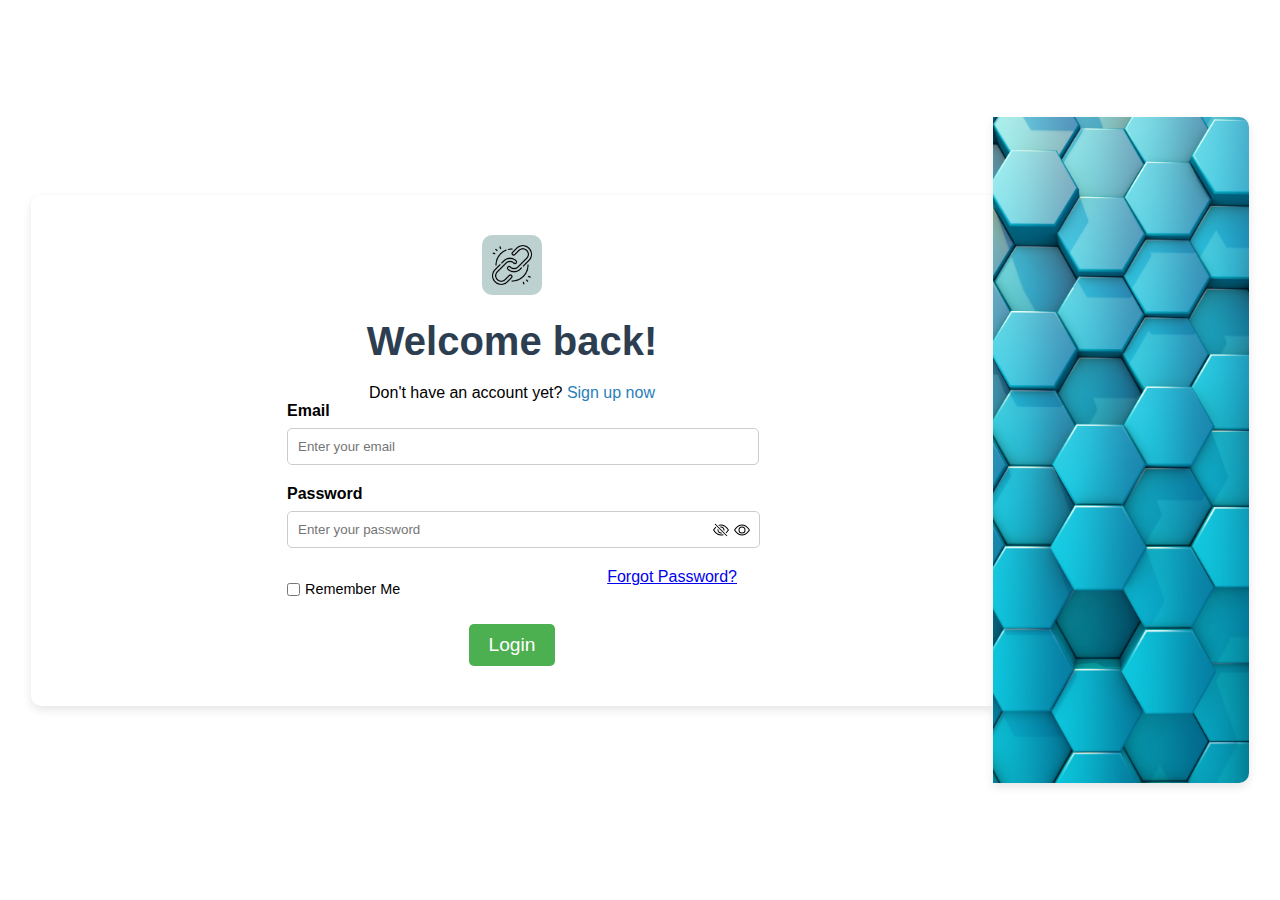
<file: login.html>
<!DOCTYPE html>
<html lang="en">
<head>
    <meta charset="UTF-8">
    <meta name="viewport" content="width=device-width, initial-scale=1.0">
    <title>Document</title>
    <link rel="stylesheet" href="login.css">
    <script src="login.js" defer></script> <!-- Link to your JavaScript file -->
</head>
<body>
    <section class="sign-in-container">
        <div class="sign-in-box">
            <img src="images/link_2499572 (1).png" alt="Logo">
            <h1>Welcome back!</h1>
            <p>Don't have an account yet? <a href="sign-up.html">Sign up now</a></p>
            <form action="/dashboard" method="POST">
                <label for="email">Email</label>
                <input type="email" id="email" name="email" placeholder="Enter your email" required>
                
                <label for="password">Password</label>
                <div class="password-container">
                    <input type="password" id="password" name="password" placeholder="Enter your password" required>
                    <span class="toggle-password" onclick="togglePasswordVisibility()">
                        <svg id="eye-icon" xmlns="http://www.w3.org/2000/svg" width="16" height="16" fill="currentColor" class="bi bi-eye-slash" viewBox="0 0 16 16">
                            <path id="eye-path" d="M13.359 11.238C15.06 9.72 16 8 16 8s-3-5.5-8-5.5a7 7 0 0 0-2.79.588l.77.771A6 6 0 0 1 8 3.5c2.12 0 3.879 1.168 5.168 2.457A13 13 0 0 1 14.828 8q-.086.13-.195.288c-.335.48-.83 1.12-1.465 1.755q-.247.248-.517.486z"/>
                            <path d="M11.297 9.176a3.5 3.5 0 0 0-4.474-4.474l.823.823a2.5 2.5 0 0 1 2.829 2.829zm-2.943 1.299.822.822a3.5 3.5 0 0 1-4.474-4.474l.823.823a2.5 2.5 0 0 0 2.829 2.829"/>
                            <path d="M3.35 5.47q-.27.24-.518.487A13 13 0 0 0 1.172 8l.195.288c.335.48.83 1.12 1.465 1.755C4.121 11.332 5.881 12.5 8 12.5c.716 0 1.39-.133 2.02-.36l.77.772A7 7 0 0 1 8 13.5C3 13.5 0 8 0 8s.939-1.721 2.641-3.238l.708.709zm10.296 8.884-12-12 .708-.708 12 12z"/>
                        </svg>

                        <svg id="closed-eye" xmlns="http://www.w3.org/2000/svg" width="16" height="16" fill="currentColor" class="bi bi-eye" viewBox="0 0 16 16">
                            <path d="M16 8s-3-5.5-8-5.5S0 8 0 8s3 5.5 8 5.5S16 8 16 8M1.173 8a13 13 0 0 1 1.66-2.043C4.12 4.668 5.88 3.5 8 3.5s3.879 1.168 5.168 2.457A13 13 0 0 1 14.828 8q-.086.13-.195.288c-.335.48-.83 1.12-1.465 1.755C11.879 11.332 10.119 12.5 8 12.5s-3.879-1.168-5.168-2.457A13 13 0 0 1 1.172 8z"/>
                            <path d="M8 5.5a2.5 2.5 0 1 0 0 5 2.5 2.5 0 0 0 0-5M4.5 8a3.5 3.5 0 1 1 7 0 3.5 3.5 0 0 1-7 0"/>
                          </svg>
                    </span>
                </div>

                <div class="bott">
                    <label class="remember-me">
                        <input type="checkbox" id="remember-me" name="remember-me">
                        <span>Remember Me</span>
                    </label>
                    <a href="#">Forgot Password?</a>
                </div>
                <a href="dashboard.html" class="button-link">
                <button type="submit" class="sign-in-btn">Login</button>
                </a>
            </form>
        </div>
        <img class="side-image" src="images/3d-render-abstract-with-wall-extruding-hexagons.jpg" alt="image.png">
    </section>
</body>
</html>
</file>
<file: login.css>
* {
    margin: 0;
    padding: 0;
    font-family: 'Segoe UI', Tahoma, Geneva, Verdana, sans-serif;
}

.sign-in-container {
    display: flex;
    justify-content: center;
    align-items: center;
    height: 100vh;
    flex-direction: row; /* Align items in a row */
}

.sign-in-box {
    background-color: white;
    padding: 40px;
    padding-right: 20%;
    padding-left: 20%;
    border-radius: 10px 0 0 10px;
    box-shadow: 0 4px 10px rgba(0, 0, 0, 0.1);
    width: 450px;
    text-align: center;
}

.sign-in-box img {
    width: 40px;
    height: auto;
    border-radius: 10px;
    background-color: hsl(177, 18%, 78%);
    padding: 10px;
    margin-bottom: 20px;
}

.password-container {
    width: 105%;
    position: relative;
    display: flex;
    align-items: center;
}

.password-container input {
    width: 100%;
    padding-right: 50px; /* Space for the eye icon */
}

.password-container svg {
    margin-bottom: 15px;
}

.toggle-password {
    position: absolute;
    right: 10px;
    cursor: pointer;
    transition: transfor, 0.2s;
}

.toggle-password:hover {
    transform: scale(1.1);
    color: #3498DB; 
    
}

.side-image {
    box-shadow: 0 4px 10px rgba(0, 0, 0, 0.1);
    height: 73.9vh;
    width: 20%;
    border-radius: 0 10px 10px 0; 
    object-fit: cover; 
}

.remember-me {
    font-weight: normal;
    font-size: 0.9rem;
    white-space: nowrap;
    display: flex;
    align-items: center;
}

.remember-me span {
    margin-bottom: 5px;
}

.remember-me input {
    margin-right: 5px;
    margin-top: 15px;
}

.bott {
    justify-content: space-between;
    display: flex;
}

.sign-in-box h1 {
    font-size: 2.5rem;
    color: #2C3E50;
    margin-bottom: 20px;
}

.sign-in-box form {
    display: flex;
    flex-direction: column;
}

label {
    text-align: left;
    margin-bottom: 8px;
    font-weight: bold;
}

input {
    padding: 10px;
    margin-bottom: 20px;
    border: 1px solid #ccc;
    border-radius: 5px;
    width: 100%;
}

input:focus {
    border-color: #3498DB;
    outline: none;
}

.sign-in-btn button {
    text-decoration: none;
    border: none;
}

.button-link {
    text-decoration: none; /* Remove underline */
}

.button-link .sign-in-btn {
    background-color: #4CAF50; /* Green background */
    color: white; /* White text */
    padding: 10px 20px; /* Some padding */
    border: none; /* No border */
    border-radius: 5px; /* Rounded corners */
    cursor: pointer; /* Pointer cursor on hover */
}

.sign-in-btn {
    background-color: black;
    color: white;
    padding: 15px;
    border: none;
    border-radius: 5px;
    cursor: pointer;
    font-size: 1.2rem;
    transition: background-color 0.3s;
}

.sign-in-btn:hover {
    background-color: hsl(177, 18%, 78%);
}

.sign-in-box p {
    margin-top: 10px;
}

.sign-in-box p a {
    color: #2980B9;
    text-decoration: none;
}

.sign-in-box p a:hover {
    text-decoration: underline;
}
</file>
